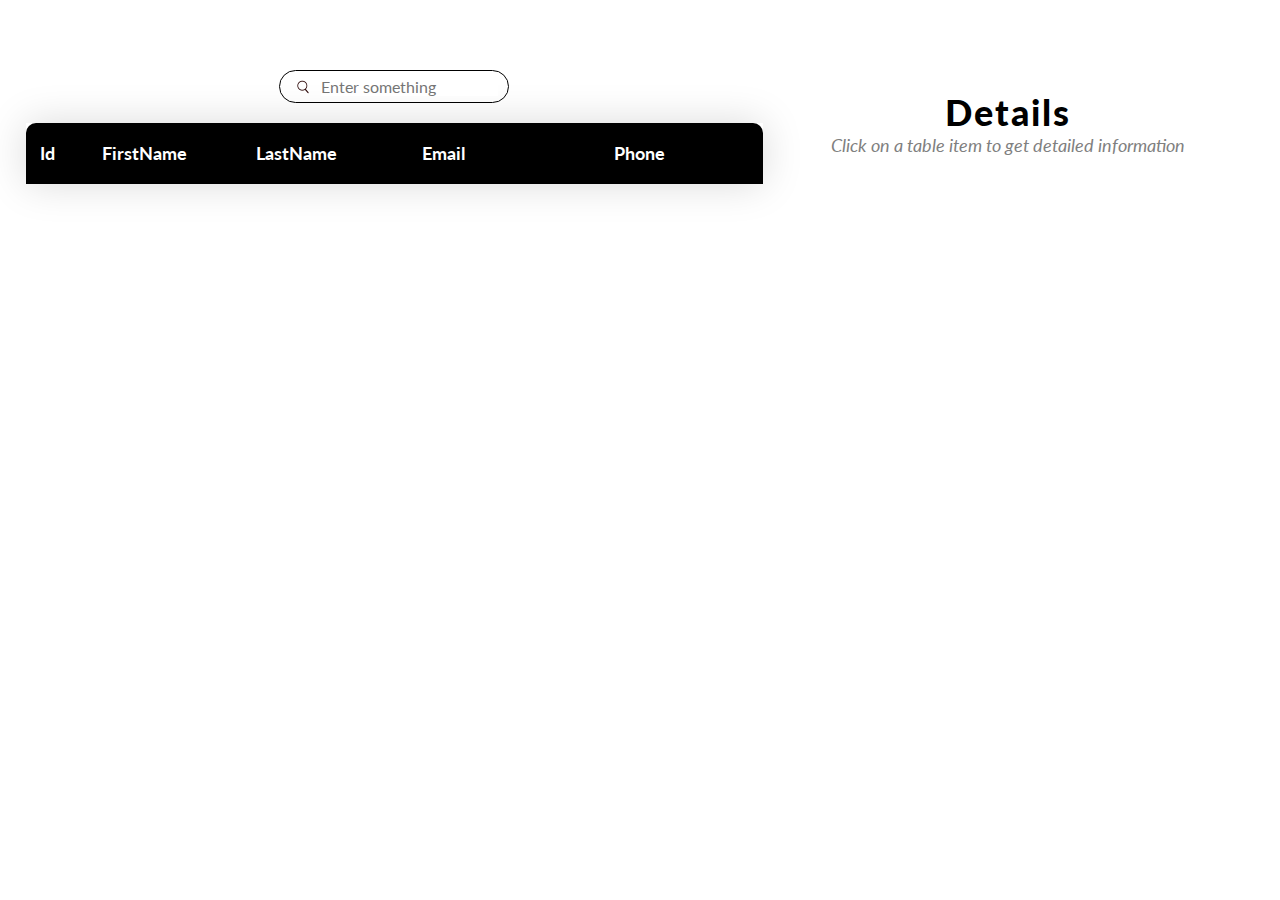
<file: React Assignment/index.html>
<!DOCTYPE html>
<html lang="en">

<head>
    <meta charset="UTF-8">
    <meta name="viewport" content="width=device-width, initial-scale=1.0">
    <link rel="stylesheet" href="style.css">
    <script src="https://code.jquery.com/jquery-3.5.1.min.js" integrity="sha256-9/aliU8dGd2tb6OSsuzixeV4y/faTqgFtohetphbbj0=" crossorigin="anonymous"></script>
    <title>Data page</title>
</head>

<body>

    

    <main>

        <div id="table-section">

            <form action="/">
                <img src='/React Assignment/1024px-Search_Icon.svg.png' alt="Search Icon" />
                <input type="text" placeholder="Enter something" name="search-box" id="search-box" value="" />
            </form>

            <div id="table-wrapper">

                <div id="table-headers">
                    <table>
                        <thead>
                            <tr>
                                <th class="column1">Id</th>
                                <th class="column2">FirstName</th>
                                <th class="column3">LastName</th>
                                <th class="column4">Email</th>
                                <th class="column5">Phone</th>
                            </tr>
                        </thead>
                    </table>
                </div>

                <div id="table-data">
                    <table>
                        <tbody>
                        </tbody>
                    </table>
                </div>

            </div>

        </div>


        <!-- Details box -->

        <div id="info-wrapper">
            <h1>Details</h1>
            <p>Click on a table item to get detailed information</p>
            <div id="info-content">
                <div><b>User selected:</b> <span id="name">Marcellin Shrestha</span></div>
                <div>
                    <b>Description: </b>
                    <textarea id="desc" cols="50" rows="5" readonly>
                        Lorem ipsum dolor sit amet consectetur adipisicing elit. Eligendi, quia nihil. Est, illum minima libero rerum, nihil distinctio placeat sint nam quae repellendus obcaecati delectus totam non odio. Sint, reprehenderit?
                    </textarea>
                </div>
                <div><b>Address:</b> <span id="address">6480 Nec Ct</span></div>
                <div><b>City:</b><span id="city">Dinwiddie</span> </div>
                <div><b>State:</b> <span id="state">NV</span></div>
                <div><b>Zip:</b> <span id="zip">91295</span></div>

            </div>
        </div>

    </main>

    <script src="./script.js"></script>
</body>

</html>
</file>
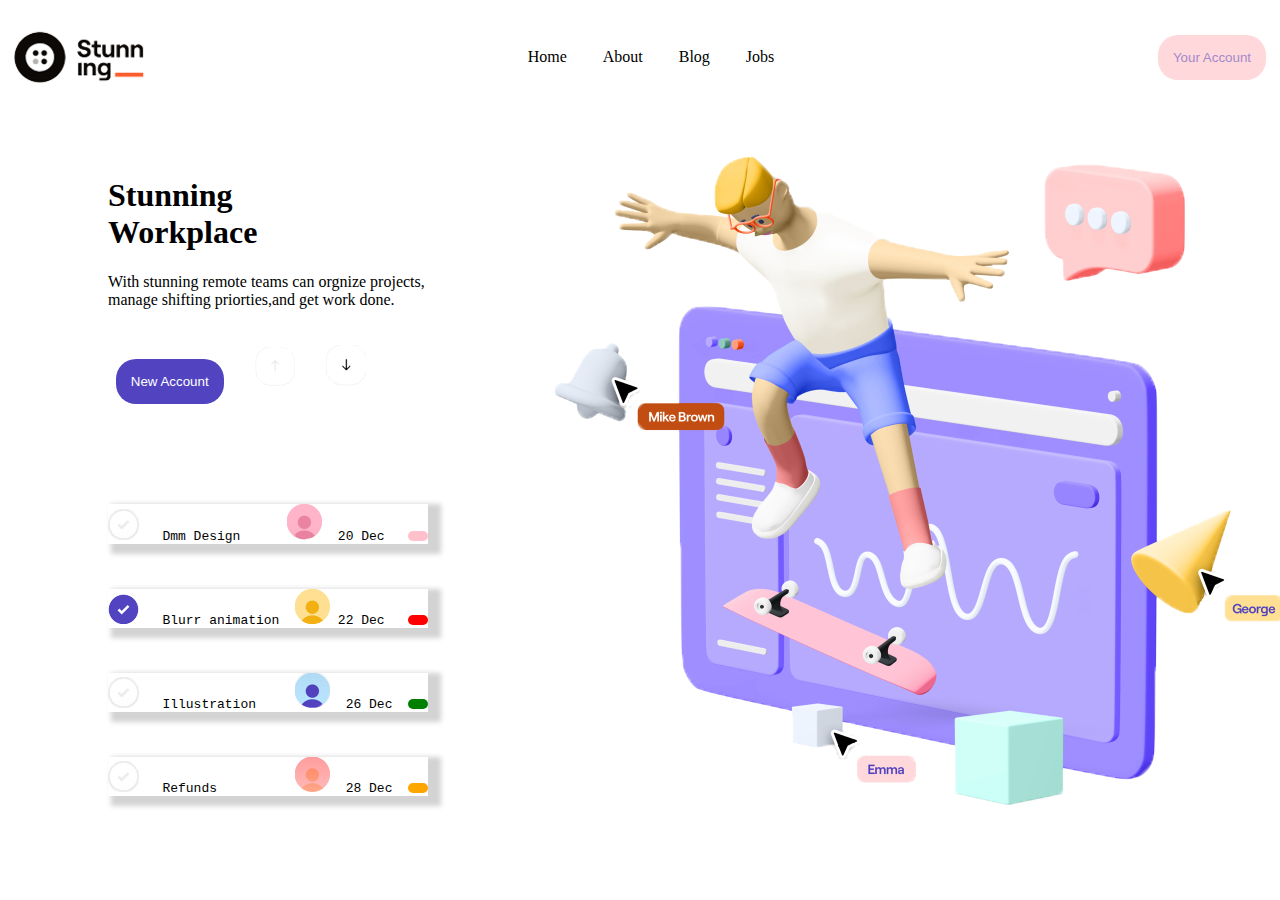
<file: 21 May 2022/stunningpage.html>
<!DOCTYPE html>
<html lang="en">
<head>
    <meta charset="UTF-8">
    <meta http-equiv="X-UA-Compatible" content="IE=edge">
    <meta name="viewport" content="width=device-width, initial-scale=1.0">
    <title>stunning landing page</title>
    <link rel="stylesheet" href="style.css">
</head>
<body>
    <main>
        <header class="header">
            <img class="stimage" src="/21 May 2022/stunning-logo.png" alt="">
            <div class="headbar">
            <p>Home</p>
            <p>About</p>
            <p>Blog</p>
            <p>Jobs</p>
        </div>
        
            <button class="account" >Your Account</button>
       
        </header> <div class="main">
        <div class="active">
        <h1 class="heading">Stunning <br> Workplace</h1>
        
        <p>With stunning remote teams can orgnize projects,<br>manage shifting priorties,and get work done.</p>
       <div><pre> <button class="new-acc">New Account</button>    <img class="up-down" src="/21 May 2022/arrow-up.png" alt="">    <img class="up-down" src="/21 May 2022/arrow-down.png" alt=""></pre>
       </div>
       <div class="card">
       <pre>
<div class="dmm"><img src="/21 May 2022/tick-gray.png" alt="">   Dmm Design      <img src="/21 May 2022/user-pink.png" alt="">  20 Dec   <button style="width: 20px;height:10px; background-color: pink;border: none;border-radius: 5px;"></button></div><br><br>
<div class="dmm"><img src="/21 May 2022/tick-blue.png" alt="">   Blurr animation  <img src="/21 May 2022/user-orange.png" alt=""> 22 Dec   <button style="width: 20px;height:10px; background-color: red;border-radius: 5px;border: none;"></button></div> <br><br>
<div class="dmm"><img src="/21 May 2022/tick-gray.png" alt="">   Illustration     <img src="/21 May 2022/user-blue.png" alt="">  26 Dec  <button style="width: 20px;height:10px; background-color: green;border-radius: 5px;border: none;"></button></div><br><br>
<div class="dmm"><img src="/21 May 2022/tick-gray.png" alt="">   Refunds          <img src="/21 May 2022/user-red.png" alt="">  28 Dec  <button style="width: 20px;height:10px; background-color: orange;border-radius: 5px;border: none;"></div></button>
       </pre>
       </div>
    </div>
       <div class="landing-page">
       <img src="/21 May 2022/landing-section-image.png" alt="">
       </div></div>
       </main>
</body>
</html>
</file>
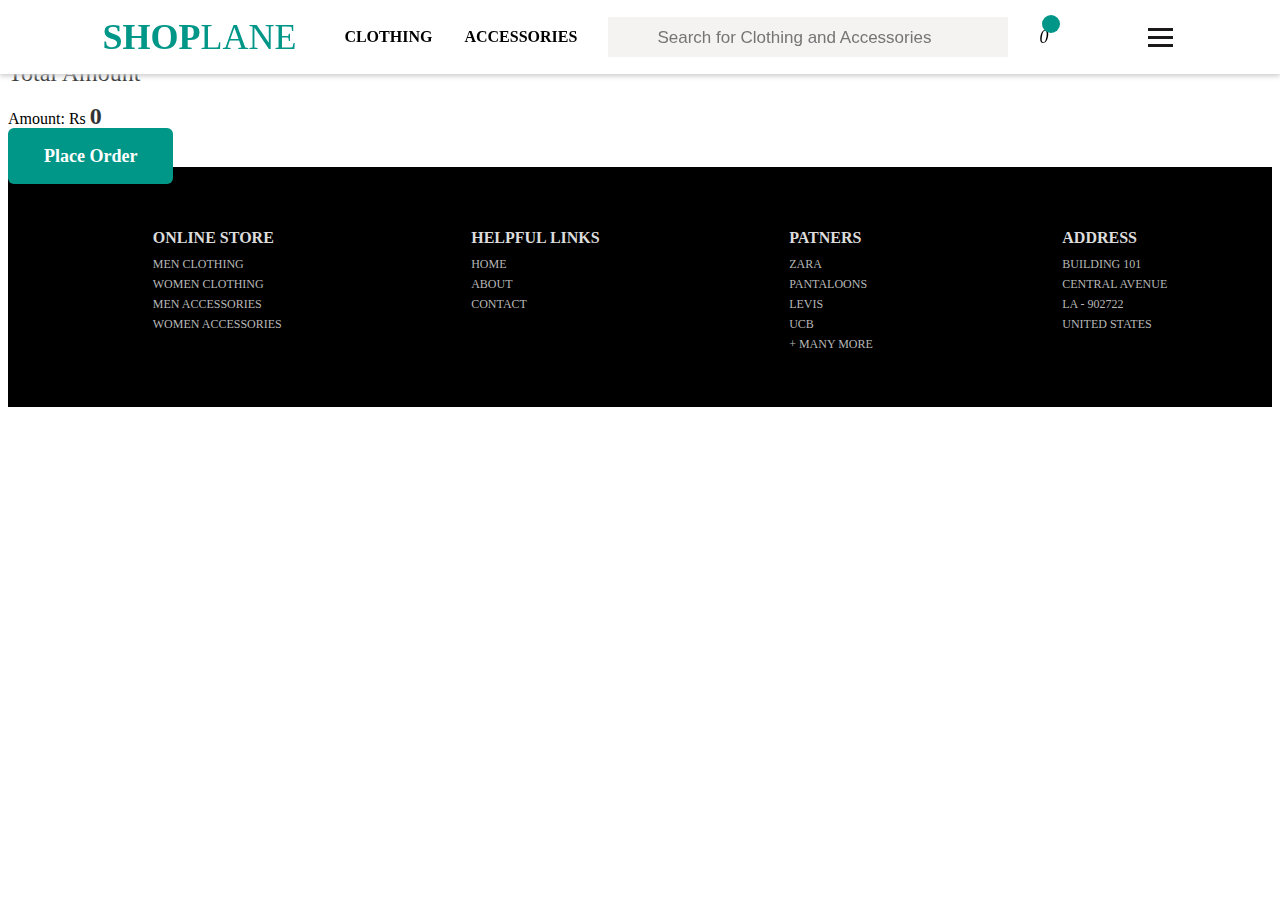
<file: Js Final project/checkout.html>
<!DOCTYPE html>
<html lang="en">
  <head>
    <meta charset="UTF-8" />
    <meta http-equiv="X-UA-Compatible" content="IE=edge" />
    <meta name="viewport" content="width=device-width, initial-scale=1.0" />
    <title>Home Page</title>
    <link
      rel="stylesheet"
      href="https://cdn.jsdelivr.net/npm/bootstrap-icons@1.5.0/font/bootstrap-icons.css"
    />
    <link
      href="https://cdn.jsdelivr.net/npm/bootstrap@5.1.1/dist/css/bootstrap.min.css"
      rel="stylesheet"
      integrity="sha384-F3w7mX95PdgyTmZZMECAngseQB83DfGTowi0iMjiWaeVhAn4FJkqJByhZMI3AhiU"
      crossorigin="anonymous"
    />
    <link rel="stylesheet" href="./checkout.css" />
  </head>
  <body>
    <nav id="topbar" class="navbar navbar-expand-lg navbar-light bg-light shadow">
      <div id="left-menu" >
      <div class="container-fluid">
        <a class="navbar-brand" id="logo" href="./index.html"><span >shop</span>lane</a></div>
        <a href="#clothing">clothing</a>
        <a href="#accessories">accessories</a>
      </div>
      <div id="search-wrapper">
        <i class="fas fa-search"></i>
        <input id="search-box" type="text" name="search" placeholder="Search for Clothing and Accessories" />

    </div>

    <div class="right-menu">
      <div id="cart-wrapper">
          <p id="cart-count"></p>
          <a href="checkout.html">
            <i class="fas fa-shopping-cart" ><span id="cartValue">0</span></i></a>
      </div>
  </div>
  <i id="user_avatar" class="far fa-user-circle"></i>
  <div class="burger">
      <div class="line1"></div>
      <div class="line2"></div>
      <div class="line3"></div>
  </div>
          </ul>
        </div>
      </div>
    </nav>
     <!-- Product UI -->
    <div class="container my-5">
      <div class="row">
        <div class="col-md-6" id="checkoutCard"></div>
        <div class="col-md-6">
          <div>
            <h3 class="section-heading">Total Amount</h3>
            <p>Amount: Rs<span id="total-amount">0</span></p>
            <a href="order.html" id="btn-place-order">Place Order</a>
          </div>
        </div>
      </div>
    </div>
    <!-- END OF Product UI -->
 <!-- Footer Start -->
    <footer>
      <ul class="online-store">
          <li>
              <h3>Online Store</h3>
          </li>
          <li><a href="#">Men Clothing</a></li>
          <li><a href="#">Women Clothing</a></li>
          <li><a href="#">Men Accessories</a></li>
          <li><a href="#">Women Accessories</a></li>
      </ul>
      <ul class="helpful-links">
          <li>
              <h3>Helpful Links</h3>
          </li>
          <li><a href="#">Home</a></li>
          <li><a href="#">About</a></li>
          <li><a href="#">Contact</a></li>
      </ul>
      <ul class="patners">
          <li>
              <h3>Patners</h3>
          </li>
          <li><a href="#">Zara</a></li>
          <li><a href="#">Pantaloons</a></li>
          <li><a href="#">Levis</a></li>
          <li><a href="#">Ucb</a></li>
          <li><a href="#">+ Many More</a></li>
      </ul>
      <ul class="address">
          <li>
              <h3>Address</h3>
          </li>
          <li>Building 101</li>
          <li>Central Avenue</li>
          <li>LA - 902722</li>
          <li>United States</li>
      </ul>
  </footer>
  <!-- END OF Footer -->
   <!-- Script Start -->
    <script src="./checkout.js"></script>
    <!-- END of Script-->
  </body>
</html>
</file>
<file: React Assignment/style.css>
@import url("https://fonts.googleapis.com/css2?family=Lato:ital,wght@0,300;0,400;0,700;0,900;1,300;1,400;1,700;1,900&display=swap");
* {
    margin: 0px;
    padding: 0px;
    box-sizing: border-box;
}

body {
    margin: 0;
    font-family: "Lato", sans-serif;
}


main {
    padding: 20px;
    max-width: 1268px;
    margin: 0 auto;
    margin-top: 50px;
    display: flex;
}

#table-section {
    width: 60%;
}

a {
    text-decoration: none;
}

form {
    border: 1px solid black;
    width: 230px;
    padding: 6px 10px;
    border-radius: 20px;
    display: flex;
    align-items: center;
    margin: 0 auto;
    margin-bottom: 20px;
}

button,
input,
textarea {
    font-family: "Lato", sans-serif;
    outline: unset;
}

#info-wrapper {
    width: 40%;
    padding: 0 0 20px 0;
    text-align: center;
    font-size: 18px;
    padding: 20px;
}

h1 {
    font-weight: 900;
    letter-spacing: 2px;
}

#info-wrapper p {
    font-style: italic;
    color: gray;
}

#info-content {
    display: none;
    margin-top: 10px;
}

#info-wrapper>div {
    margin-bottom: 5px;
}

textarea {
    white-space: normal;
    width: 100%;
    z-index: 2;
    margin: 0;
    border: 2px solid black;
    border-radius: 0;
    color: #444;
    background-color: transparent;
    overflow: auto;
    resize: none;
    font-size: 16px;
    padding: 5px;
    border-radius: 5px;
}

input {
    font-size: 16px;
    border: unset;
    width: 100%;
}

input:focus::placeholder,
textarea:focus::placeholder {
    color: transparent;
}

img {
    width: 16px;
    margin-right: 10px;
    margin-left: 5px;
}

#table-wrapper {
    box-shadow: 0 0px 40px 0px rgba(0, 0, 0, 0.15);
}

#table-headers {
    border-top-left-radius: 10px;
    border-top-right-radius: 10px;
    overflow: hidden;
}

#table-data {
    max-height: 500px;
    overflow-y: overlay;
}

@-moz-document url-prefix() {
    #table-data {
        overflow-y: scroll;
    }
}

#table-data tr {
    cursor: pointer;
}

#table-data tr:nth-child(even) {
    background-color: #f1f1f1;
}

table {
    border-collapse: collapse;
    width: 100%;
    font-size: 14px;
    text-align: center;
    border-radius: 10px;
}

th {
    font-size: 18px;
    color: #fff;
    line-height: 1.4;
    background-color: black;
    padding-top: 18px;
    padding-bottom: 18px;
}

td {
    font-size: 16px;
    color: #808080;
    line-height: 1.4;
    padding-top: 16px;
    padding-bottom: 16px;
}

.column1 {
    width: 50px;
}

.column2 {
    width: 170px;
}

.column3 {
    width: 170px;
}

.column4 {
    width: 170px;
}

.column5 {
    width: 300px;
}

.active {
    background-color: lightseagreen !important;
}

.active td {
    color: black;
}
</file>
<file: 21 May 2022/style.css>
.header{
    background-color: #FE5D20 #8071D0 ;
    padding: 6px;
    display: flex;
    
    justify-content: space-between;
    align-items: center;
}
.headbar{
    display: flex;
}
.headbar p{
    padding: 18px;
    

}
.stimage{
    width: 130px;
}
.account{
    border-radius: 20px ;
    padding: 15px;
    color:#A389CC;
    background-color: #FFD8DB;
    border-style: none;
   
}
p:hover{
   background-color:whitesmoke;
   text-decoration: 3px solid underline;
}
.card{
    margin-top: 100px;
}
 div .up-down{
    width: 40px;
    padding-top: 20px;
}
.new-acc{
    border-radius: 20px;
    padding: 15px;
    border-style: none;
    background-color: #5243C0;
    color: #ffffff;
    
}
.dmm:hover{
    background-color:whitesmoke;
    
}
.active{
    margin-left: 100px;
    margin-top: 50px;
}
.landing-page{
    margin-top: 50px;
    margin-left: 10%;

}
.main{
    display: flex;
}

.dmm{
    box-shadow: 8px 5px 5px 5px lightgray;
}
</file>
<file: Js Final project/checkout.css>
#topbar {
  width: 100%;
  box-shadow: 0 2px 5px #ccc;
  background-color: white;
  z-index: 10;
  position: fixed;
  top: 0;
  left: 0;
  display: flex;
  flex-direction: row;
  justify-content: space-between;
  align-items: center;
  box-sizing: border-box;
  padding: 16px 8%;
  color: rgb(99, 96, 96);
}
#left-menu {
  display: inline-flex;
  justify-content: start;
  align-items: center;
}
#left-menu>a {
  text-decoration: none;
  color: black;
  margin-left: 32px;
  text-transform: uppercase;
  font-weight: 600;
}

#left-menu>a:hover {
  color: #009688;
}
.container-fluid>a {
  text-decoration: none;
    color: #009688;
    cursor: pointer;
}

.container-fluid {
  font-size: 36px;
    text-transform: uppercase;
    font-weight: 400;
    margin-right: 16px;
  
}
#logo{
  font-weight: 200;
  font-size: 36px;
  color: #009688;
}
.container-fluid span {
  font-weight: 800;
}

#search-wrapper {
  width: 100%;
  max-width: 400px;
  position: relative;
}

#search-wrapper>i {
  position: absolute;
  color: #999;
  font-size: 18px;
  top: 50%;
  left: 18px;
  transform: translateY(-50%);
}
#search-box {
  width: 100%;
  border: 1px solid rgb(245, 242, 242);
  background-color: rgb(245, 242, 242);
  box-sizing: border-box;
  padding: 10px 24px 8px 48px;
  color: black;
  outline: none;
  font-size: 17px;
}

#right-menu {
  display: inline-flex;
  justify-content: end;
  align-items: center;
}

#cart-wrapper {
  position: relative;
  margin-right: 32px;
}

#cart-count {
  width: 18px;
  height: 18px;
  font-size: 12px;
  margin: 0;
  box-sizing: border-box;
  text-align: center;
  font-weight: 600;
  background-color: #009688;
  color: white;
  border-radius: 50%;
  position: absolute;
  top: -12px;
  right: -12px;
  display: flex;
  justify-content: center;
  align-items: center;
}

#cart-wrapper>a {
  text-decoration: none;
  color: black;
}

#cart-wrapper i {
  font-size: 18px;
  cursor: pointer;
}

#user_avatar {
  font-size: 22px;
  cursor: pointer;
  color: #009688;
}

html {
  scroll-behavior: smooth;
}

.burger div {
  width: 25px;
  height: 3px;
  background-color: rgb(27, 25, 25);
  margin: 5px;
  transition: all 0.3s ease;
}

/* BURGER STYLE */

.toggle .line1 {
  transform: rotate(-45deg) translate(-5px, 6px);
}

.toggle .line2 {
  opacity: 0;
}

.toggle .line3 {
  transform: rotate(45deg) translate(-5px, -6px);
}




.checkout-card {
  display: flex;
  box-sizing: border-box;
  box-shadow: 0 2px 5px #ccc;
  border-radius: 5px;
  background-color: white;
  max-width: 600px;
  padding: 16px;
  margin-top: 60px;
  margin-bottom: 16px;
}
.checkout-product-img {
  width: 80px;
  min-width: 80px;
  border-radius: 5px;
  margin-right: 16px;
}
.checkout-card h4 {
  font-weight: 600;
  margin: 0;
  margin-bottom: 4px;
  font-size: 18px;
}
.checkout-card p {
  margin: 0;
  margin-top: 4px;
  margin-bottom: 4px;
}

#content-wrapper > div:last-of-type {
  width: 50%;
  height: fit-content;
  margin-top: 48px;
  margin-left: 3%;
  box-sizing: border-box;
  box-shadow: 0 2px 5px #ccc;
  border-radius: 5px;
  padding: 16px;
}
.section-heading {
  font-size: 24px;
  color: rgba(0, 0, 0, 0.8);
  font-weight: 400;
  margin-top: 60px;
  margin-bottom: 16px;
}
#total-amount {
  color: black;
  opacity: 0.8;
  font-size: 24px;
  font-weight: 800;
  margin-left: 4px;
}
#btn-place-order {
  text-decoration: none;
  background-color: #009688;
  font-size: 18px;
  border: 0;
  cursor: pointer;
  outline: none;
  padding: 18px 36px;
  border-radius: 6px;
  margin-top: 80px;
  font-weight: 600;
  color: rgba(0, 0, 0, 0.8);
  color: white;
}


/* Footer Style Start  */

footer {
  background-color: black;
  height: 180px;
  padding: 30px;
  display: flex;
  flex-direction: row;
  justify-content: space-around;
}

footer ul li {
  list-style: none;
  text-transform: uppercase;
  margin-bottom: 5px;
  cursor: pointer;
}

footer ul li a,
footer ul li {
  text-decoration: none;
  color: #b8b8b8;
  font-size: 12px;
}

footer ul li a:hover,
footer ul li:hover {
  color: #009688;
}

footer ul li h3 {
  text-decoration: none;
  color: #dcdcdc;
  font-size: 16px;
  margin-bottom: 10px;
  cursor: pointer;
}
@media screen and (max-width: 600px) {
  footer {
      display: flex;
      flex-wrap: wrap;
      justify-content: space-around;
      height: auto;
  }
  footer ul {
      width: 50%;
      margin-bottom: 50px;
  }
}

@media screen and (max-width: 375px) {
  footer ul {
      width: 100%;
      margin-bottom: 30px;
  }
}


/* Footer Style End  */
</file>
